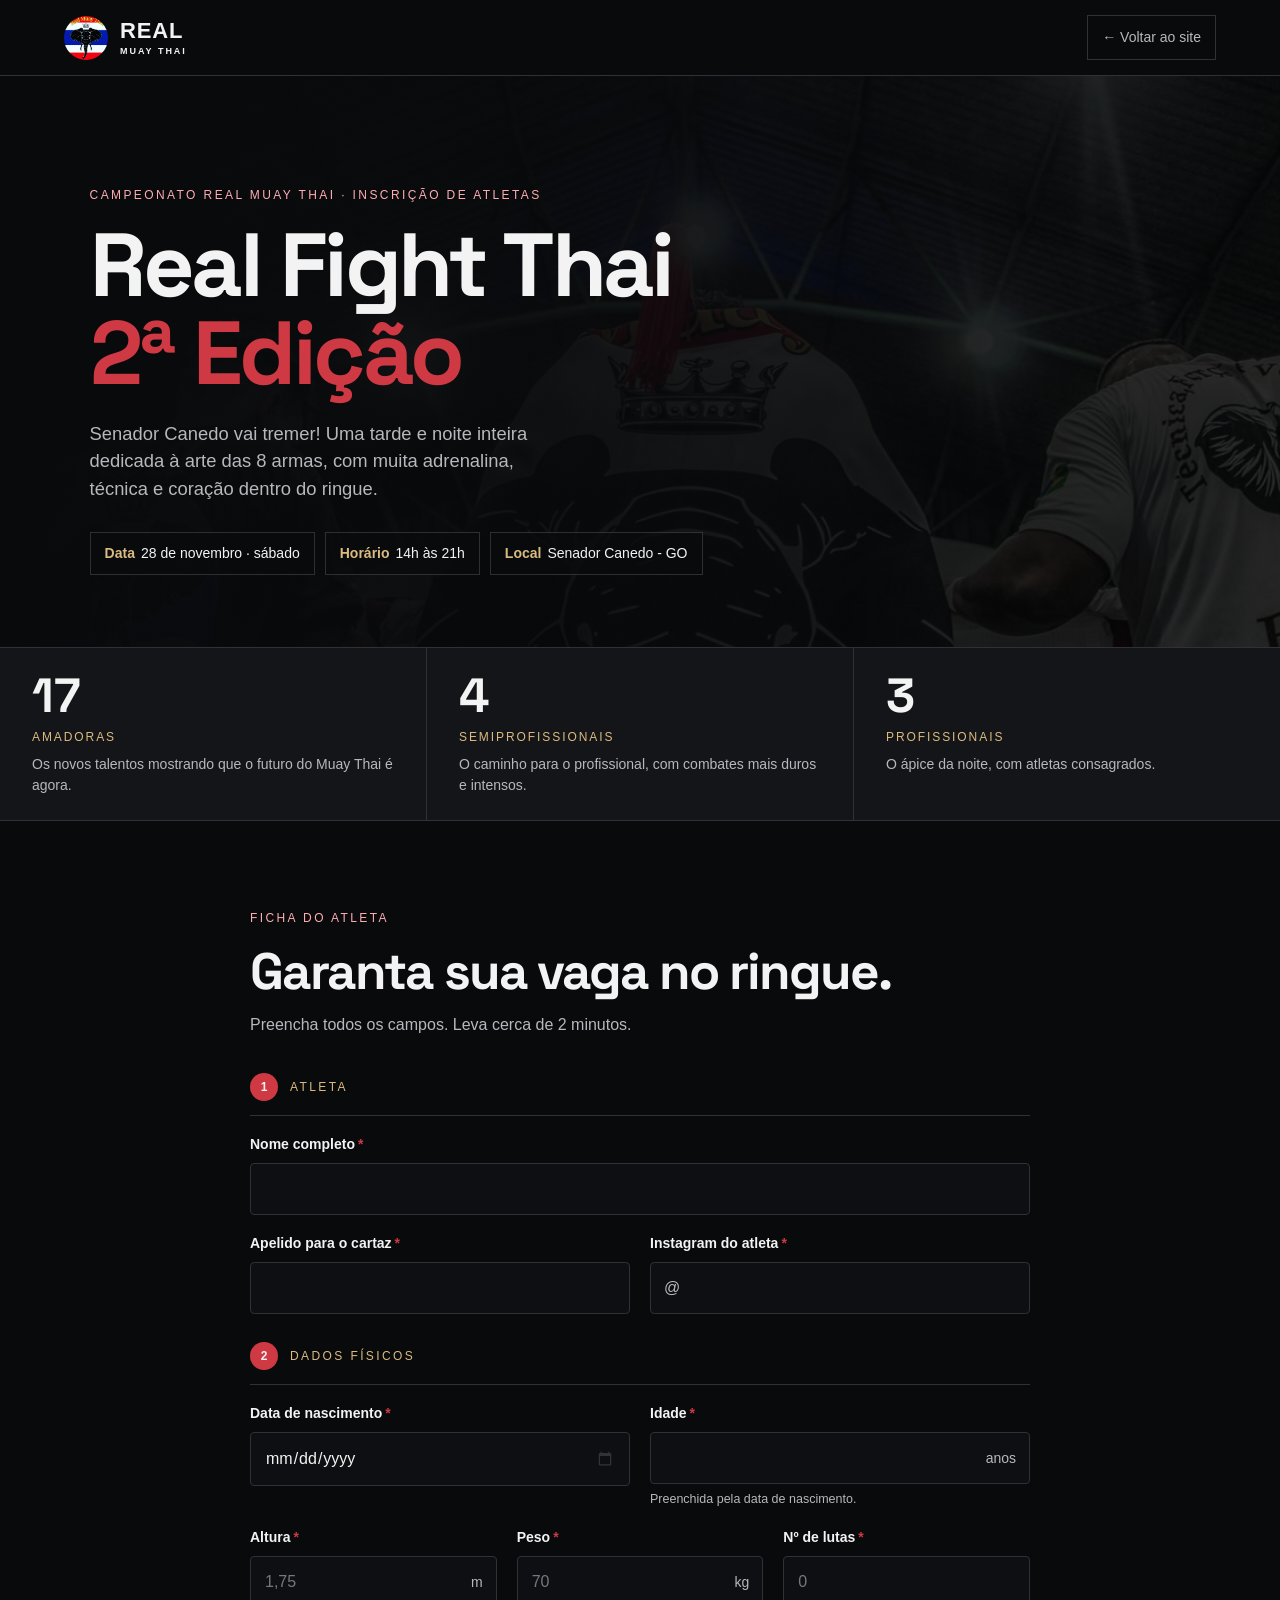
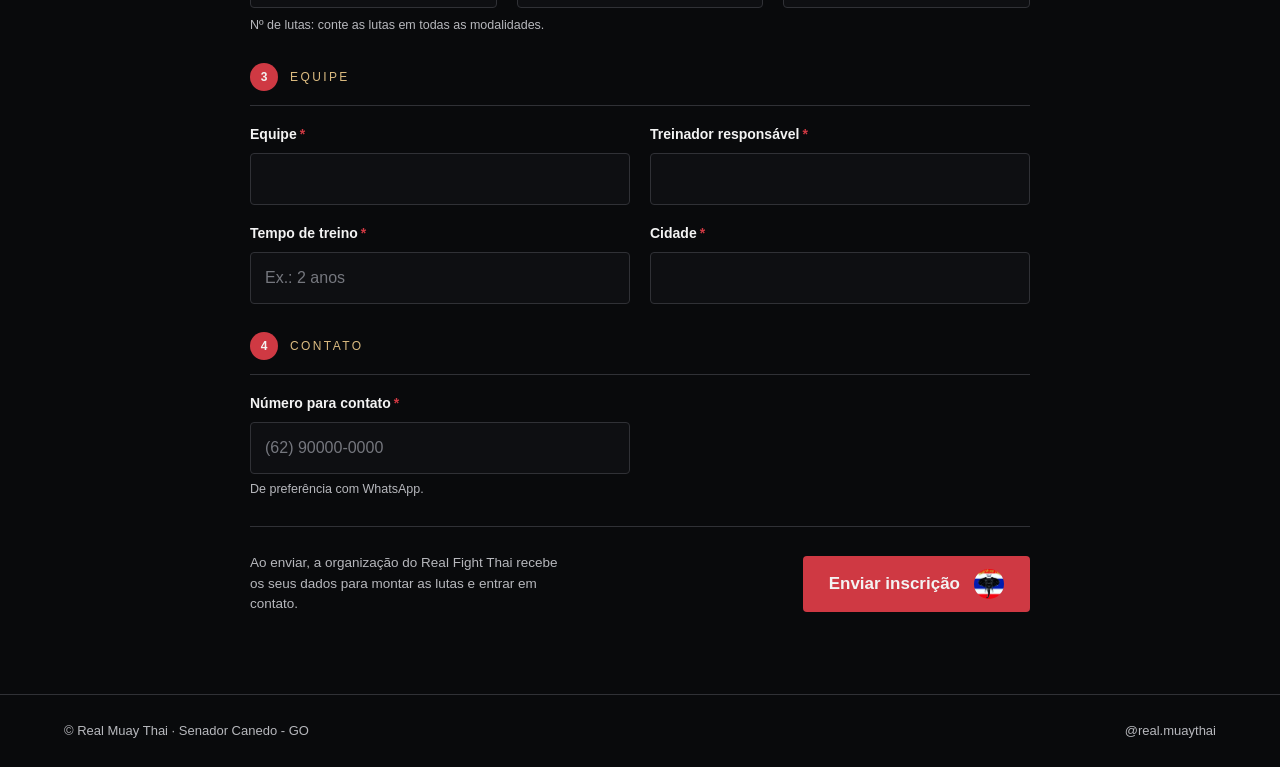
<file: inscricao/index.html>
<!DOCTYPE html>
<html lang="pt-BR" style="color-scheme:dark">
<head>
<meta charset="utf-8">
<meta name="viewport" content="width=device-width, initial-scale=1">
<title>Inscrição | Real Fight Thai 2ª Edição</title>
<meta name="description" content="Ficha de inscrição de atletas para o Real Fight Thai 2ª Edição, em Senador Canedo - GO, no dia 28 de novembro.">
<meta name="theme-color" content="#090a0c">
<meta property="og:title" content="Inscrição | Real Fight Thai 2ª Edição">
<meta property="og:description" content="24 lutas de Muay Thai em Senador Canedo - GO. Faça a inscrição do atleta.">
<meta property="og:type" content="website">
<meta property="og:url" content="https://realmuaythai.github.io/inscricao/">
<meta property="og:image" content="https://realmuaythai.github.io/assets/real/hero-final.jpg">
<meta property="og:locale" content="pt_BR">
<link rel="canonical" href="https://realmuaythai.github.io/inscricao/">
<link rel="icon" type="image/png" sizes="192x192" href="/favicon.png">
<link rel="shortcut icon" href="/favicon.ico">
<link rel="apple-touch-icon" href="/assets/real/apple-touch-icon.png">
<link rel="stylesheet" href="https://fonts.googleapis.com/css2?family=Space+Grotesk:wght@500;700&display=swap">
<style>
:root {
  --red: #cf3943;
  --red-deep: #b72834;
  --gold: #dbbb80;
  --bg: #090a0c;
  --panel: #141518;
  --field: #0e0f12;
  --line: #303136;
  --white: #f3f3f3;
  --muted: #b7b8bd;
  --error: #ff8a92;
  --ok: #7fd49b;
}
* { box-sizing: border-box; }
html { scroll-behavior: smooth; }
body { margin: 0; background: var(--bg); color: var(--white); font-family: Outfit, Arial, sans-serif; line-height: 1.5; -webkit-font-smoothing: antialiased; }
a { color: inherit; }
:focus-visible { outline: 3px solid var(--red); outline-offset: 4px; }
.display { font-family: 'Space Grotesk', Outfit, Arial, sans-serif; }

/* Top bar */
.bar { display: flex; align-items: center; justify-content: space-between; gap: 16px; min-height: 76px; padding: 12px clamp(16px, 5vw, 80px); border-bottom: 1px solid var(--line); }
.brand { display: flex; align-items: center; gap: 12px; text-decoration: none; font-size: 22px; font-weight: 850; letter-spacing: .04em; line-height: 1; }
.brand img { width: 44px; height: 44px; border-radius: 50%; object-fit: cover; }
.brand small { display: block; margin-top: 5px; font-size: 9px; letter-spacing: .22em; }
.back { color: var(--muted); font-size: 14px; text-decoration: none; border: 1px solid var(--line); padding: 11px 14px; min-height: 44px; display: inline-flex; align-items: center; transition: border-color .2s, color .2s; }
.back:hover { color: var(--white); border-color: var(--red); }

/* Hero */
.hero { position: relative; isolation: isolate; overflow: hidden; padding: clamp(48px, 9vw, 110px) clamp(16px, 7vw, 110px) clamp(40px, 6vw, 72px); border-bottom: 1px solid var(--line); }
.hero::before { content: ''; position: absolute; inset: 0; z-index: -2; background: url('/assets/real/hero-final.jpg') center 30% / cover no-repeat; filter: grayscale(.35) brightness(.32); }
.hero::after { content: ''; position: absolute; inset: 0; z-index: -1; background: linear-gradient(100deg, var(--bg) 8%, #090a0ccc 45%, #090a0c55); }
.kicker { margin: 0 0 18px; color: #ffacb3; font-size: 12px; letter-spacing: .2em; text-transform: uppercase; }
.hero h1 { margin: 0; font-size: clamp(2.6rem, 8vw, 5.6rem); line-height: .98; letter-spacing: -.04em; font-weight: 700; }
.hero h1 em { display: block; font-style: normal; color: var(--red); }
.tagline { margin: 22px 0 0; max-width: 46ch; color: var(--muted); font-size: clamp(1rem, 1.6vw, 1.15rem); }
.facts { display: flex; flex-wrap: wrap; gap: 10px; margin: 30px 0 0; padding: 0; list-style: none; }
.facts li { border: 1px solid #ffffff26; background: #090a0cb3; padding: 10px 14px; font-size: 14px; }
.facts strong { color: var(--gold); font-weight: 600; margin-right: 6px; }

/* Card grid */
.fights { display: grid; grid-template-columns: repeat(3, minmax(0, 1fr)); gap: 1px; background: var(--line); border-bottom: 1px solid var(--line); }
.fight { background: var(--panel); padding: 24px clamp(16px, 3vw, 32px); }
.fight b { display: block; font-size: clamp(2rem, 4vw, 3rem); line-height: 1; color: var(--white); }
.fight span { display: block; margin-top: 8px; color: var(--gold); font-size: 12px; letter-spacing: .16em; text-transform: uppercase; }
.fight p { margin: 8px 0 0; color: var(--muted); font-size: 14px; }

/* Form */
.wrap { max-width: 860px; margin: 0 auto; padding: clamp(40px, 7vw, 88px) clamp(16px, 5vw, 40px) 80px; }
.wrap h2 { margin: 0; font-size: clamp(2rem, 5vw, 3.2rem); letter-spacing: -.04em; line-height: 1.05; }
.lead { margin: 14px 0 0; color: var(--muted); }
form { margin-top: 36px; }
fieldset { margin: 0 0 28px; padding: 0; border: 0; }
legend { display: flex; align-items: center; gap: 12px; width: 100%; padding: 0 0 14px; margin-bottom: 18px; border-bottom: 1px solid var(--line); color: var(--gold); font-size: 12px; letter-spacing: .2em; text-transform: uppercase; }
legend::before { content: attr(data-step); display: grid; place-items: center; width: 28px; height: 28px; border-radius: 50%; background: var(--red); color: var(--white); font-size: 12px; letter-spacing: 0; font-weight: 700; }
.grid { display: grid; grid-template-columns: repeat(2, minmax(0, 1fr)); gap: 18px 20px; }
.grid.three { grid-template-columns: repeat(3, minmax(0, 1fr)); }
.full { grid-column: 1 / -1; }
.field label { display: block; margin-bottom: 8px; font-size: 14px; font-weight: 600; }
.field label .req { color: var(--red); margin-left: 3px; }
.field .hint { display: block; margin-top: 6px; color: var(--muted); font-size: 12.5px; }
.control { position: relative; }
.control .unit { position: absolute; right: 14px; top: 50%; transform: translateY(-50%); color: var(--muted); font-size: 14px; pointer-events: none; }
input { width: 100%; min-height: 52px; padding: 13px 14px; border: 1px solid var(--line); border-radius: 4px; background: var(--field); color: var(--white); font: inherit; font-size: 16px; transition: border-color .15s, box-shadow .15s; }
input.has-unit { padding-right: 46px; }
input::placeholder { color: #75777e; }
input:hover { border-color: #4a4c53; }
input:focus { outline: none; border-color: var(--red); box-shadow: 0 0 0 3px #cf394333; }
input[type=date]::-webkit-calendar-picker-indicator { filter: invert(.8); cursor: pointer; }
.field.invalid input { border-color: var(--error); }
.error { display: none; margin-top: 6px; color: var(--error); font-size: 13px; }
.field.invalid .error { display: block; }
.at { position: absolute; left: 14px; top: 50%; transform: translateY(-50%); color: var(--muted); pointer-events: none; }
input.has-at { padding-left: 32px; }

.submit-row { display: flex; flex-wrap: wrap; align-items: center; justify-content: space-between; gap: 18px; margin-top: 10px; padding-top: 26px; border-top: 1px solid var(--line); }
.submit-row p { margin: 0; color: var(--muted); font-size: 13.5px; max-width: 42ch; }
.btn { appearance: none; display: inline-flex; align-items: center; justify-content: center; gap: 14px; min-height: 56px; padding: 0 26px; border: 0; border-radius: 4px; background: var(--red); color: var(--white); font: inherit; font-size: 17px; font-weight: 700; cursor: pointer; transition: background .2s, transform .2s; text-decoration: none; }
.btn:hover { background: var(--red-deep); }
.btn:active { transform: translateY(1px); }
.btn[disabled] { opacity: .65; cursor: progress; }
.btn img { width: 30px; height: 30px; border-radius: 50%; object-fit: cover; }
.btn.ghost { background: transparent; border: 1px solid var(--line); color: var(--white); }
.btn.ghost:hover { border-color: var(--red); background: transparent; }
.spinner { display: none; width: 18px; height: 18px; border: 2px solid #ffffff55; border-top-color: #fff; border-radius: 50%; animation: spin .8s linear infinite; }
.sending .spinner { display: inline-block; }
@keyframes spin { to { transform: rotate(360deg); } }

.status { display: none; margin-top: 18px; padding: 14px 16px; border: 1px solid var(--error); border-radius: 4px; background: #ff8a9214; color: var(--error); font-size: 14px; }
.status.show { display: block; }

/* Success */
.done { display: none; text-align: center; padding: 30px 0 10px; }
.done.show { display: block; }
.done img { width: 112px; height: 112px; border-radius: 50%; object-fit: cover; border: 3px solid var(--gold); }
.done h2 { margin-top: 24px; }
.done p { color: var(--muted); max-width: 46ch; margin: 14px auto 0; }
.done .who { color: var(--white); font-weight: 600; }
.done .actions { display: flex; flex-wrap: wrap; justify-content: center; gap: 12px; margin-top: 28px; }

footer { border-top: 1px solid var(--line); padding: 26px clamp(16px, 5vw, 80px); color: var(--muted); font-size: 13px; display: flex; flex-wrap: wrap; justify-content: space-between; gap: 10px; }
footer a { text-decoration: none; }
footer a:hover { color: var(--white); }

@media (max-width: 720px) {
  .grid, .grid.three { grid-template-columns: 1fr; }
  .grid.three.keep { grid-template-columns: repeat(3, minmax(0, 1fr)); gap: 12px; }
  .fights { grid-template-columns: 1fr; }
  .fight { display: grid; grid-template-columns: 64px 1fr; column-gap: 14px; align-items: center; padding: 18px 16px; }
  .fight b { grid-row: span 2; }
  .fight span { margin-top: 0; }
  .fight p { margin-top: 2px; }
  .submit-row .btn { width: 100%; }
  .brand { font-size: 19px; }
  .back { font-size: 13px; padding: 10px 12px; }
}
@media (max-width: 380px) {
  .grid.three.keep { grid-template-columns: 1fr; }
}
@media (prefers-reduced-motion: reduce) {
  html { scroll-behavior: auto; }
  .spinner { animation-duration: 2s; }
}
</style>
</head>
<body>
<header class="bar">
  <a class="brand" href="/"><img src="/assets/real/logo.jpg" alt="" width="44" height="44"><span>REAL<small>MUAY THAI</small></span></a>
  <a class="back" href="/">← Voltar ao site</a>
</header>

<main>
  <section class="hero" aria-labelledby="titulo">
    <p class="kicker">Campeonato Real Muay Thai · Inscrição de atletas</p>
    <h1 id="titulo" class="display">Real Fight Thai<em>2ª Edição</em></h1>
    <p class="tagline">Senador Canedo vai tremer! Uma tarde e noite inteira dedicada à arte das 8 armas, com muita adrenalina, técnica e coração dentro do ringue.</p>
    <ul class="facts">
      <li><strong>Data</strong>28 de novembro · sábado</li>
      <li><strong>Horário</strong>14h às 21h</li>
      <li><strong>Local</strong>Senador Canedo - GO</li>
    </ul>
  </section>

  <section class="fights" aria-label="Lutas do evento">
    <div class="fight"><b class="display">17</b><span>Amadoras</span><p>Os novos talentos mostrando que o futuro do Muay Thai é agora.</p></div>
    <div class="fight"><b class="display">4</b><span>Semiprofissionais</span><p>O caminho para o profissional, com combates mais duros e intensos.</p></div>
    <div class="fight"><b class="display">3</b><span>Profissionais</span><p>O ápice da noite, com atletas consagrados.</p></div>
  </section>

  <div class="wrap">
    <section id="ficha" aria-labelledby="ficha-titulo">
      <p class="kicker">Ficha do atleta</p>
      <h2 id="ficha-titulo" class="display">Garanta sua vaga no ringue.</h2>
      <p class="lead">Preencha todos os campos. Leva cerca de 2 minutos.</p>

      <form id="form" novalidate>
        <fieldset>
          <legend data-step="1">Atleta</legend>
          <div class="grid">
            <div class="field full">
              <label for="nome">Nome completo<span class="req" aria-hidden="true">*</span></label>
              <input id="nome" name="entry.1762059389" type="text" autocomplete="name" required>
              <span class="error">Informe o nome completo.</span>
            </div>
            <div class="field">
              <label for="apelido">Apelido para o cartaz<span class="req" aria-hidden="true">*</span></label>
              <input id="apelido" name="entry.1219584364" type="text" required>
              <span class="error">Informe o apelido.</span>
            </div>
            <div class="field">
              <label for="instagram">Instagram do atleta<span class="req" aria-hidden="true">*</span></label>
              <div class="control"><span class="at" aria-hidden="true">@</span><input id="instagram" class="has-at" name="entry.1459167721" type="text" autocapitalize="none" autocorrect="off" spellcheck="false" required></div>
              <span class="error">Informe o Instagram.</span>
            </div>
          </div>
        </fieldset>

        <fieldset>
          <legend data-step="2">Dados físicos</legend>
          <div class="grid">
            <div class="field">
              <label for="nascimento">Data de nascimento<span class="req" aria-hidden="true">*</span></label>
              <input id="nascimento" type="date" autocomplete="bday" min="1940-01-01" required>
              <input type="hidden" name="entry.820688839" id="nascimento-out">
              <span class="error">Informe a data de nascimento.</span>
            </div>
            <div class="field">
              <label for="idade">Idade<span class="req" aria-hidden="true">*</span></label>
              <div class="control"><input id="idade" class="has-unit" name="entry.1371911639" type="number" inputmode="numeric" min="5" max="80" required><span class="unit" aria-hidden="true">anos</span></div>
              <span class="hint">Preenchida pela data de nascimento.</span>
              <span class="error">Informe a idade.</span>
            </div>
          </div>
          <div class="grid three keep" style="margin-top:18px">
            <div class="field">
              <label for="altura">Altura<span class="req" aria-hidden="true">*</span></label>
              <div class="control"><input id="altura" class="has-unit" name="entry.855373508" type="text" inputmode="decimal" placeholder="1,75" required><span class="unit" aria-hidden="true">m</span></div>
              <span class="error">Informe a altura.</span>
            </div>
            <div class="field">
              <label for="peso">Peso<span class="req" aria-hidden="true">*</span></label>
              <div class="control"><input id="peso" class="has-unit" name="entry.445328648" type="text" inputmode="decimal" placeholder="70" required><span class="unit" aria-hidden="true">kg</span></div>
              <span class="error">Informe o peso.</span>
            </div>
            <div class="field">
              <label for="lutas">Nº de lutas<span class="req" aria-hidden="true">*</span></label>
              <input id="lutas" name="entry.299138997" type="number" inputmode="numeric" min="0" max="500" placeholder="0" required>
              <span class="error">Informe as lutas.</span>
            </div>
          </div>
          <span class="hint" style="display:block;margin-top:8px;color:var(--muted);font-size:12.5px">Nº de lutas: conte as lutas em todas as modalidades.</span>
        </fieldset>

        <fieldset>
          <legend data-step="3">Equipe</legend>
          <div class="grid">
            <div class="field">
              <label for="equipe">Equipe<span class="req" aria-hidden="true">*</span></label>
              <input id="equipe" name="entry.12212391" type="text" required>
              <span class="error">Informe a equipe.</span>
            </div>
            <div class="field">
              <label for="treinador">Treinador responsável<span class="req" aria-hidden="true">*</span></label>
              <input id="treinador" name="entry.2086493051" type="text" required>
              <span class="error">Informe o treinador.</span>
            </div>
            <div class="field">
              <label for="tempo">Tempo de treino<span class="req" aria-hidden="true">*</span></label>
              <input id="tempo" name="entry.528368711" type="text" placeholder="Ex.: 2 anos" required>
              <span class="error">Informe o tempo de treino.</span>
            </div>
            <div class="field">
              <label for="cidade">Cidade<span class="req" aria-hidden="true">*</span></label>
              <input id="cidade" name="entry.865461860" type="text" autocomplete="address-level2" required>
              <span class="error">Informe a cidade.</span>
            </div>
          </div>
        </fieldset>

        <fieldset>
          <legend data-step="4">Contato</legend>
          <div class="grid">
            <div class="field">
              <label for="contato">Número para contato<span class="req" aria-hidden="true">*</span></label>
              <input id="contato" name="entry.852985578" type="tel" inputmode="tel" autocomplete="tel" placeholder="(62) 90000-0000" required>
              <span class="hint">De preferência com WhatsApp.</span>
              <span class="error">Informe um telefone com DDD.</span>
            </div>
          </div>
        </fieldset>

        <div class="submit-row">
          <p>Ao enviar, a organização do Real Fight Thai recebe os seus dados para montar as lutas e entrar em contato.</p>
          <button class="btn" type="submit"><span class="spinner" aria-hidden="true"></span><span class="label">Enviar inscrição</span><img src="/assets/real/elephant-logo-championship-full.jpg" alt=""></button>
        </div>
        <div class="status" id="status" role="alert"></div>
      </form>

      <div class="done" id="done" tabindex="-1">
        <img src="/assets/real/logo.jpg" alt="Real Muay Thai">
        <h2 class="display">Inscrição enviada!</h2>
        <p><span class="who" id="done-name"></span>, sua ficha chegou para a organização. Fique de olho no telefone e no Instagram: entraremos em contato para confirmar a luta.</p>
        <p>Real Fight Thai — onde guerreiros são forjados.</p>
        <div class="actions">
          <button class="btn" type="button" id="again">Inscrever outro atleta</button>
          <a class="btn ghost" href="/">Voltar ao site</a>
        </div>
      </div>
    </section>
  </div>
</main>

<footer>
  <span>© Real Muay Thai · Senador Canedo - GO</span>
  <a href="https://www.instagram.com/real.muaythai/" target="_blank" rel="noopener noreferrer">@real.muaythai</a>
</footer>

<script>
(() => {
  // Answers go to the existing Google Form, so they keep showing up in its "Respostas" tab.
  const ACTION = 'https://docs.google.com/forms/d/e/1FAIpQLSdCJNuKHxTYtqW0fWoz6Tfug3bvep1CGuL5wG03dS7vSq0MAg/formResponse';
  const form = document.getElementById('form');
  const $ = id => document.getElementById(id);
  const birth = $('nascimento'), age = $('idade'), phone = $('contato'), insta = $('instagram');
  const button = form.querySelector('button[type=submit]');
  const status = $('status');

  birth.max = new Date().toISOString().slice(0, 10);

  birth.addEventListener('change', () => {
    if (!birth.value) return;
    const [y, m, d] = birth.value.split('-').map(Number);
    const now = new Date();
    let years = now.getFullYear() - y;
    if (now.getMonth() + 1 < m || (now.getMonth() + 1 === m && now.getDate() < d)) years--;
    if (years >= 0 && years < 120) age.value = years;
    check(age);
  });

  phone.addEventListener('input', () => {
    const digits = phone.value.replace(/\D/g, '').slice(0, 11);
    let out = digits;
    if (digits.length > 2) out = '(' + digits.slice(0, 2) + ') ' + digits.slice(2);
    if (digits.length > 7) out = '(' + digits.slice(0, 2) + ') ' + digits.slice(2, digits.length - 4) + '-' + digits.slice(-4);
    phone.value = out;
  });

  insta.addEventListener('input', () => { insta.value = insta.value.replace(/^@+/, '').replace(/\s/g, ''); });

  function check(input) {
    const field = input.closest('.field');
    let ok = input.value.trim() !== '';
    if (ok && input === phone) ok = phone.value.replace(/\D/g, '').length >= 10;
    if (ok && input.type === 'number') ok = input.checkValidity();
    field.classList.toggle('invalid', !ok);
    input.setAttribute('aria-invalid', String(!ok));
    return ok;
  }
  const visible = [...form.querySelectorAll('input:not([type=hidden])')];
  visible.forEach(input => {
    const err = input.closest('.field').querySelector('.error');
    err.id = input.id + '-erro';
    input.setAttribute('aria-describedby', err.id);
    input.addEventListener('blur', () => { if (input.value) check(input); });
    input.addEventListener('input', () => { if (input.closest('.field').classList.contains('invalid')) check(input); });
  });

  form.addEventListener('submit', async event => {
    event.preventDefault();
    status.classList.remove('show');
    const bad = visible.filter(input => !check(input));
    if (bad.length) { bad[0].focus(); return; }

    const [y, m, d] = birth.value.split('-');
    $('nascimento-out').value = d + '/' + m + '/' + y;
    const data = new URLSearchParams();
    form.querySelectorAll('[name^="entry."]').forEach(input => {
      let value = input.value.trim();
      if (input === insta) value = '@' + value;
      if (input.id === 'altura') value += ' m';
      if (input.id === 'peso') value += ' kg';
      if (input === age) value += ' anos';
      data.append(input.name, value);
    });

    button.disabled = true;
    button.classList.add('sending');
    button.querySelector('.label').textContent = 'Enviando...';
    try {
      // Google Forms does not allow reading the reply from another site, so only a network failure is detectable.
      await fetch(ACTION, { method: 'POST', mode: 'no-cors', body: data });
      $('done-name').textContent = $('nome').value.trim().split(/\s+/)[0];
      form.hidden = true;
      $('done').classList.add('show');
      $('done').focus();
      $('ficha').scrollIntoView({ block: 'start' });
    } catch (e) {
      status.textContent = 'Não foi possível enviar agora. Verifique sua internet e tente de novo. Seus dados continuam preenchidos.';
      status.classList.add('show');
    } finally {
      button.disabled = false;
      button.classList.remove('sending');
      button.querySelector('.label').textContent = 'Enviar inscrição';
    }
  });

  $('again').addEventListener('click', () => {
    // Keep team details so a coach can register several athletes quickly.
    const keep = ['equipe', 'treinador', 'cidade'].map(id => [id, $(id).value]);
    form.reset();
    keep.forEach(([id, value]) => { $(id).value = value; });
    visible.forEach(input => { input.closest('.field').classList.remove('invalid'); input.removeAttribute('aria-invalid'); });
    $('done').classList.remove('show');
    form.hidden = false;
    $('nome').focus();
  });
})();
</script>
</body>
</html>
</file>
